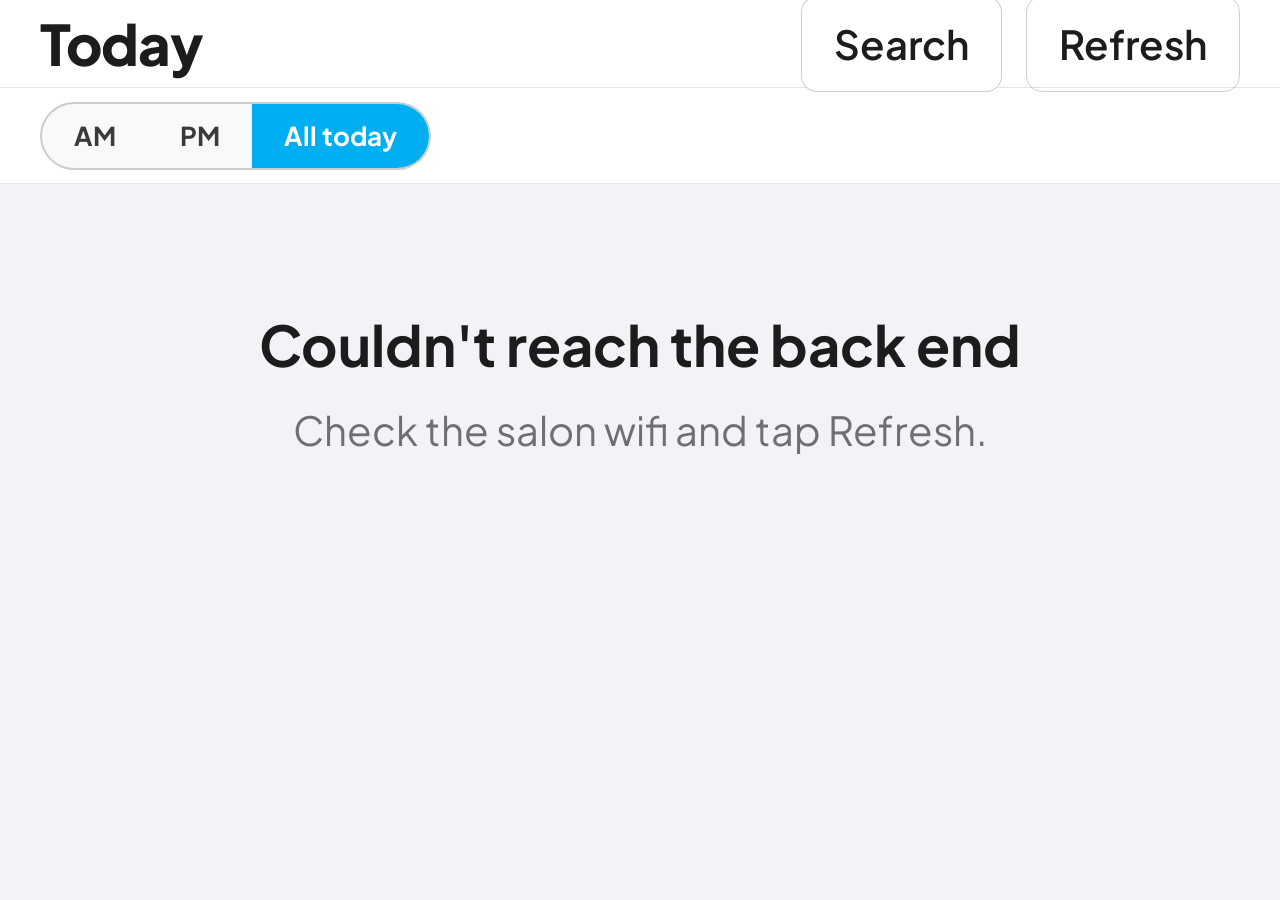
<file: index.html>
<!DOCTYPE html>
<html lang="en">
<head>
  <meta charset="UTF-8">
  <title>Fairy Tails — Today's grooms</title>
  <meta name="viewport" content="width=1920, initial-scale=1">
  <meta name="theme-color" content="#00AFF1">
  <link rel="icon" href="data:image/svg+xml,%3Csvg xmlns='http://www.w3.org/2000/svg' viewBox='0 0 100 100'%3E%3Ccircle cx='50' cy='50' r='40' fill='%2300AFF1'/%3E%3C/svg%3E">
  <link rel="stylesheet" href="css/tokens.css">
  <link rel="stylesheet" href="css/base.css">
  <link rel="stylesheet" href="css/start.css">
</head>
<body class="start-page">
  <header class="tv-topbar">
    <div class="tv-topbar__title" id="page-title">Today</div>
    <div class="tv-topbar__meta" id="page-meta"></div>
    <button class="tv-btn" id="search-btn" type="button">Search</button>
    <button class="tv-btn tv-btn--ghost" id="refresh-btn" type="button">Refresh</button>
  </header>

  <div class="start-toolbar">
    <div class="start-toolbar__filter" id="session-filter" role="group" aria-label="Filter by session">
      <button type="button" data-filter="am"  aria-pressed="false">AM</button>
      <button type="button" data-filter="pm"  aria-pressed="false">PM</button>
      <button type="button" data-filter="all" aria-pressed="true">All today</button>
    </div>
    <div class="start-toolbar__overflow tv-hidden" id="overflow-note"></div>
  </div>

  <main class="start-main">
    <div class="tv-loading tv-hidden" id="loading">Loading today's bookings…</div>
    <div class="tv-empty tv-hidden" id="empty-state">
      <div class="tv-empty__title">No grooms today</div>
      <div class="tv-empty__body">Open Search to look up any breed in the knowledge base.</div>
    </div>
    <div class="breed-grid" id="breed-grid" role="list" aria-label="Breeds booked today"></div>
  </main>

  <script type="module" src="js/pages/start.js"></script>
</body>
</html>
</file>
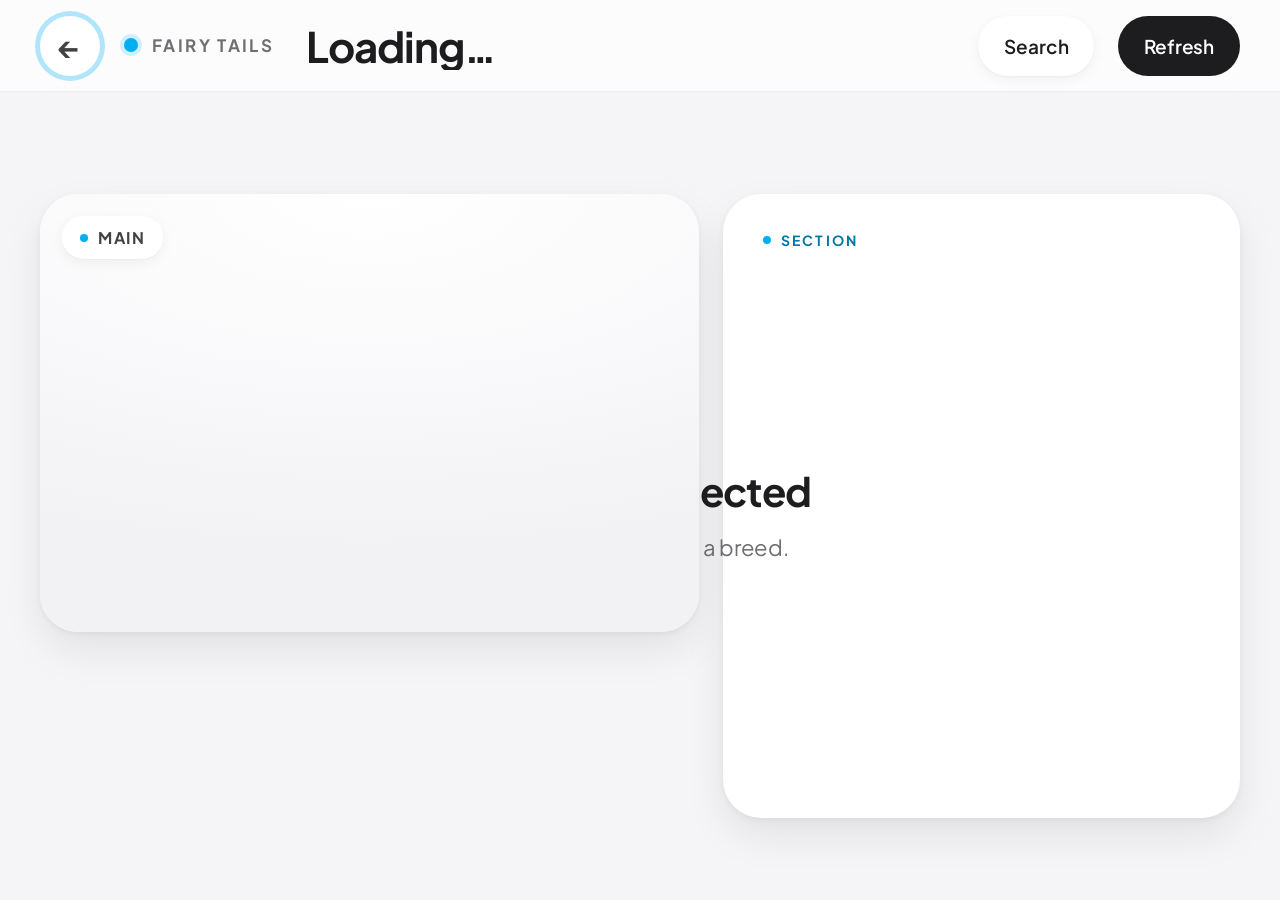
<file: breed.html>
<!DOCTYPE html>
<html lang="en">
<head>
  <meta charset="UTF-8">
  <title>Fairy Tails — Breed reference</title>
  <meta name="viewport" content="width=1920, initial-scale=1">
  <meta name="theme-color" content="#00AFF1">
  <link rel="icon" href="data:image/svg+xml,%3Csvg xmlns='http://www.w3.org/2000/svg' viewBox='0 0 100 100'%3E%3Ccircle cx='50' cy='50' r='40' fill='%2300AFF1'/%3E%3C/svg%3E">
  <link rel="preconnect" href="https://fonts.googleapis.com">
  <link rel="preconnect" href="https://fonts.gstatic.com" crossorigin>
  <link href="https://fonts.googleapis.com/css2?family=Plus+Jakarta+Sans:wght@400;500;600;700;800&family=JetBrains+Mono:wght@600;700&display=swap" rel="stylesheet">
  <link rel="stylesheet" href="css/tokens.css">
  <link rel="stylesheet" href="css/base.css">
  <link rel="stylesheet" href="css/breed.css">
</head>
<body class="breed-page">
  <div class="page" id="page">

    <!-- Topbar -->
    <header class="topbar">
      <button class="icon-btn" id="back-btn" type="button" aria-label="Back to today's bookings">←</button>
      <div class="brand-mark" aria-hidden="true">
        <span class="brand-dot"></span>
        <span class="brand-name">Fairy Tails</span>
      </div>
      <div class="title-block">
        <h1 class="title" id="breed-title">Loading…</h1>
        <span class="title-meta" id="title-meta"></span>
      </div>
      <div class="segmented hidden" id="groom-toggle" role="group" aria-label="Groom type"></div>
      <button class="pill-btn pill-btn--ghost" id="search-btn" type="button">Search</button>
      <button class="pill-btn" id="refresh-btn" type="button">Refresh</button>
    </header>

    <!-- Section pager -->
    <nav class="pager" id="pager" role="tablist" aria-label="Section"></nav>

    <!-- Stage -->
    <main class="stage">
      <div class="tv-loading hidden" id="loading">Loading breed pack…</div>
      <div class="tv-empty hidden" id="empty-state">
        <div class="tv-empty__title"></div>
        <div class="tv-empty__body"></div>
      </div>

      <div class="imgcol" id="imgcol">
        <div class="main-img" id="main-img">
          <div class="main-img__chip" id="main-img-chip">
            <span class="dot"></span>
            <span id="main-img-chip-label">Main</span>
          </div>
          <div class="main-img__inner" id="main-img-inner"></div>
        </div>
        <div class="strip" id="strip" role="listbox" aria-label="Image set"></div>
      </div>

      <aside class="textpane" id="textpane">
        <div class="textpane__eyebrow"><span class="dot"></span><span id="text-eyebrow">Section</span></div>
        <div class="textpane__name" id="text-name"></div>
        <div class="blades" id="blades"></div>
        <div class="textpane__body" id="text-body"></div>
      </aside>
    </main>

    <!-- Warning strip -->
    <footer class="warn hidden" id="warn">
      <span class="warn__tag"><span class="dot"></span>Important</span>
      <span class="warn__body" id="warn-body"></span>
    </footer>
  </div>

  <script type="module" src="js/pages/breed.js"></script>
</body>
</html>
</file>
<file: css/tokens.css>
/* Fairy Tails TV display — Design tokens
 *
 * Mirrors the admin's sky-blue palette + Plus Jakarta Sans, but every
 * size is scaled for the salon's Hisense 40" 40E4QTUK (1920×1080 FHD,
 * Vidaa browser). Viewing distance ranges from up-close (groomer reading
 * the working screen) to across-the-salon (glancing at the start-screen
 * breed buttons), so type and hit targets are biased toward the larger
 * end of the TV-app convention.
 */
:root {
  /* Brand */
  --color-brand:        #00AFF1;
  --color-brand-dark:   #0090C8;
  --color-brand-deep:   #006A94;
  --color-brand-soft:   #E6F7FE;

  /* Ink */
  --color-ink:          #1C1C1E;
  --color-ink-2:        #3A3A3C;
  --color-secondary:    #6E6E73;
  --color-tertiary:     #9A9AA0;

  /* Surfaces */
  --color-bg:           #F2F2F7;
  --color-surface:      #FFFFFF;
  --color-surface-2:    #F8F9FB;

  /* Lines */
  --color-border:       rgba(60,60,67,.14);
  --color-border-strong:rgba(60,60,67,.24);

  /* Status */
  --color-success:      #34C759;
  --color-warning:      #FF9500;
  --color-error:        #FF3B30;

  /* Status surfaces */
  --bg-success:         #E0F7E6;
  --fg-success:         #14692C;
  --bg-warning:         #FFF1E0;
  --fg-warning:         #8A3D0C;
  --bg-info:            #E6F7FE;
  --fg-info:            #006A94;
  --bg-neutral:         #F1F4F7;
  --fg-neutral:         #4F5F6E;

  /* Type — TV scale.
   * Body: 28 px (legible at 1-2 m).
   * Headings/buttons: 36-64 px (readable from 3-4 m).
   * Hero numerals: 80 px for blade-number chips.
   */
  --font-sans: 'Plus Jakarta Sans', -apple-system, BlinkMacSystemFont,
               "Segoe UI", system-ui, sans-serif;
  --font-mono: ui-monospace, "Cascadia Code", "Roboto Mono",
               Menlo, Consolas, monospace;
  --font-size-sm:    20px;  /* secondary metadata */
  --font-size-base:  28px;  /* body text */
  --font-size-md:    32px;  /* section body emphasis */
  --font-size-lg:    40px;  /* section names, breed list rows */
  --font-size-xl:    48px;  /* card titles, breed buttons */
  --font-size-2xl:   56px;  /* page title, breed working header */
  --font-size-3xl:   64px;  /* breed name on working screen */
  --font-size-blade: 38px;  /* blade-number pill inner text */

  --line-height-tight:  1.18;
  --line-height-normal: 1.45;
  --line-height-relaxed:1.55;

  /* Spacing — 8 px grid (TV-friendly). */
  --space-1: 8px;
  --space-2: 16px;
  --space-3: 24px;
  --space-4: 32px;
  --space-5: 48px;
  --space-6: 64px;
  --space-7: 96px;

  /* Radii */
  --radius-sm:  10px;
  --radius-md:  16px;
  --radius-lg:  24px;
  --radius-xl:  32px;

  /* Shadows */
  --shadow-sm: 0 2px 6px rgba(0,0,0,.06);
  --shadow-md: 0 4px 16px rgba(0,0,0,.10);
  --shadow-lg: 0 12px 36px rgba(0,0,0,.16);

  /* Focus — high-contrast, thicker for TV viewing distance. */
  --focus-ring-width: 6px;
  --focus-ring: 0 0 0 var(--focus-ring-width) rgba(0,175,241,.95);

  /* Hit targets */
  --hit-min-height: 96px;
  --hit-min-width:  96px;

  /* Layout — assume 1920×1080 baseline; never narrower than 1280. */
  --content-max-width: 1840px;
  --gutter:            40px;
}
</file>
<file: css/base.css>
/* Base reset + page chrome.
 * Designed for 1920×1080 Vidaa browser. Avoids :has(), subgrid, container
 * queries — vanilla flexbox + grid only.
 */
@import url("https://fonts.googleapis.com/css2?family=Plus+Jakarta+Sans:wght@400;500;600;700;800&display=swap");

*, *::before, *::after { box-sizing: border-box; }

html {
  font-size: 16px; /* anchor for rem if used; we mostly use px directly */
}

body {
  margin: 0;
  font-family: var(--font-sans);
  font-size: var(--font-size-base);
  line-height: var(--line-height-normal);
  color: var(--color-ink);
  background: var(--color-bg);
  -webkit-font-smoothing: antialiased;
  -moz-osx-font-smoothing: grayscale;
  min-height: 100vh;
  overflow-x: hidden;
}

/* Viewport sanity for 1080p TV */
img { display: block; max-width: 100%; height: auto; }

/* Focus styles — visible at TV viewing distance */
:focus { outline: none; }
:focus-visible {
  outline: var(--focus-ring-width) solid var(--color-brand);
  outline-offset: 4px;
  box-shadow: var(--shadow-md);
}

/* All interactive elements get the same focus treatment by default */
a:focus-visible,
button:focus-visible,
[role="button"]:focus-visible,
[tabindex]:focus-visible {
  outline: var(--focus-ring-width) solid var(--color-brand);
  outline-offset: 4px;
}

button {
  font-family: inherit;
  font-size: inherit;
  cursor: pointer;
  border: none;
  background: none;
  color: inherit;
}

a { color: var(--color-brand-dark); text-decoration: none; }
a:hover { text-decoration: underline; }

h1, h2, h3, h4 { margin: 0; line-height: var(--line-height-tight); font-weight: 700; }
p  { margin: 0; }
ul, ol { margin: 0; padding-left: var(--space-3); }

/* Topbar (shared between start and breed pages) */
.tv-topbar {
  display: flex;
  align-items: center;
  gap: var(--space-3);
  padding: var(--space-3) var(--gutter);
  background: var(--color-surface);
  border-bottom: 1px solid var(--color-border);
  position: sticky;
  top: 0;
  z-index: 10;
}
.tv-topbar__title {
  font-size: var(--font-size-2xl);
  font-weight: 800;
  letter-spacing: -0.02em;
  flex: 1 1 auto;
}
.tv-topbar__meta {
  font-size: var(--font-size-sm);
  color: var(--color-secondary);
  font-variant-numeric: tabular-nums;
}

/* Buttons */
.tv-btn {
  display: inline-flex;
  align-items: center;
  justify-content: center;
  gap: var(--space-2);
  min-height: var(--hit-min-height);
  min-width: var(--hit-min-width);
  padding: 0 var(--space-4);
  font-size: var(--font-size-lg);
  font-weight: 600;
  border-radius: var(--radius-md);
  background: var(--color-surface);
  color: var(--color-ink);
  border: 1px solid var(--color-border-strong);
  transition: transform .12s ease, box-shadow .12s ease, background .12s ease;
}
.tv-btn:hover { background: var(--color-surface-2); }
.tv-btn:active { transform: translateY(1px); }
.tv-btn--primary {
  background: var(--color-brand);
  color: #fff;
  border-color: var(--color-brand-dark);
}
.tv-btn--primary:hover { background: var(--color-brand-dark); }

.tv-btn--ghost { background: transparent; }

.tv-btn--icon {
  width: var(--hit-min-width);
  padding: 0;
}

/* Pills (for status, blade chips, role labels) */
.tv-pill {
  display: inline-flex;
  align-items: center;
  padding: var(--space-1) var(--space-3);
  font-size: var(--font-size-base);
  font-weight: 600;
  border-radius: 999px;
  background: var(--bg-neutral);
  color: var(--fg-neutral);
}
.tv-pill--success { background: var(--bg-success); color: var(--fg-success); }
.tv-pill--info    { background: var(--bg-info);    color: var(--fg-info); }
.tv-pill--warning { background: var(--bg-warning); color: var(--fg-warning); }
.tv-pill--brand   { background: var(--color-brand-soft); color: var(--color-brand-deep); }

/* Page main area */
.tv-main {
  padding: var(--space-4) var(--gutter);
  max-width: var(--content-max-width);
  margin: 0 auto;
}

/* Empty / loading states */
.tv-empty {
  text-align: center;
  padding: var(--space-7) var(--gutter);
  color: var(--color-secondary);
}
.tv-empty__title { font-size: var(--font-size-2xl); font-weight: 700; color: var(--color-ink); margin-bottom: var(--space-2); }
.tv-empty__body  { font-size: var(--font-size-lg); }

.tv-loading { padding: var(--space-5); text-align: center; color: var(--color-secondary); font-size: var(--font-size-lg); }

/* Modal (search) */
.tv-modal-backdrop {
  position: fixed;
  inset: 0;
  background: rgba(0,0,0,.55);
  display: flex;
  align-items: flex-start;
  justify-content: center;
  padding-top: 120px;
  z-index: 100;
}
.tv-modal {
  width: 1200px;
  max-width: calc(100vw - var(--gutter) * 2);
  background: var(--color-surface);
  border-radius: var(--radius-xl);
  box-shadow: var(--shadow-lg);
  padding: var(--space-5);
  display: flex;
  flex-direction: column;
  gap: var(--space-3);
}
.tv-modal__title { font-size: var(--font-size-2xl); font-weight: 800; }
.tv-modal__input {
  width: 100%;
  font-size: var(--font-size-xl);
  padding: var(--space-3) var(--space-4);
  border: 2px solid var(--color-border-strong);
  border-radius: var(--radius-md);
  font-family: inherit;
  background: var(--color-surface-2);
}
.tv-modal__input:focus-visible {
  outline: var(--focus-ring-width) solid var(--color-brand);
  outline-offset: 0;
  border-color: var(--color-brand);
}
.tv-modal__results {
  display: flex;
  flex-direction: column;
  gap: var(--space-1);
  max-height: 600px;
  overflow-y: auto;
}
.tv-modal__row {
  text-align: left;
  padding: var(--space-3);
  border-radius: var(--radius-md);
  font-size: var(--font-size-lg);
  background: var(--color-surface-2);
}
.tv-modal__row:hover { background: var(--color-brand-soft); }
.tv-modal__row[aria-selected="true"] { background: var(--color-brand-soft); }
.tv-modal__row__sub { display: block; font-size: var(--font-size-sm); color: var(--color-secondary); margin-top: 4px; }

.tv-modal__close { align-self: flex-end; }

/* Hidden but kept in DOM (for screen readers + JS state) */
.tv-hidden { display: none !important; }
</file>
<file: css/start.css>
/* Start screen — today's bookings as breed buttons.
 *
 * Hard constraint: fits one 1920×1080 viewport, never scrolls. The
 * salon does ~5-10 grooms a day; the grid shows up to nine cards in a
 * 3×3 arrangement. If a particular session has more than nine, the
 * extras surface via Search rather than scrolling the page.
 */

html, body { height: 100%; }
body.start-page { overflow: hidden; }

.start-page {
  height: 100vh;
  display: grid;
  grid-template-rows: 88px 96px 1fr;
  grid-template-areas:
    "topbar"
    "toolbar"
    "main";
  background: var(--color-bg);
}

/* Topbar (overrides shared .tv-topbar so it sits exactly on the grid track) */
.start-page .tv-topbar {
  grid-area: topbar;
  padding: 0 var(--gutter);
}

.start-toolbar {
  grid-area: toolbar;
  display: flex;
  align-items: center;
  gap: var(--space-3);
  padding: 0 var(--gutter);
  background: var(--color-surface);
  border-bottom: 1px solid var(--color-border);
}
.start-toolbar__filter {
  display: inline-flex;
  border: 2px solid var(--color-border-strong);
  border-radius: 999px;
  background: var(--color-surface-2);
  overflow: hidden;
}
.start-toolbar__filter button {
  padding: 0 var(--space-4);
  font-size: 26px;
  font-weight: 700;
  color: var(--color-ink-2);
  border-radius: 0;
  background: transparent;
  min-height: 64px;
}
.start-toolbar__filter button[aria-pressed="true"] {
  background: var(--color-brand);
  color: #fff;
}
.start-toolbar__overflow {
  margin-left: auto;
  font-size: 22px;
  font-weight: 600;
  color: var(--color-secondary);
}

/* Main area — fixed-height grid, no scroll. */
.start-main {
  grid-area: main;
  padding: var(--space-3) var(--gutter);
  min-height: 0;
  overflow: hidden;
  display: flex;
  flex-direction: column;
}

/* Breed grid — 3 cols × up to 3 rows, fills the available track height. */
.breed-grid {
  display: grid;
  grid-template-columns: repeat(3, 1fr);
  grid-auto-rows: 1fr;
  gap: var(--space-3);
  flex: 1 1 auto;
  min-height: 0;
}

.breed-card {
  display: grid;
  grid-template-columns: 1fr auto;
  align-items: center;
  gap: var(--space-3);
  text-align: left;
  background: var(--color-surface);
  border: 2px solid var(--color-border);
  border-radius: var(--radius-lg);
  padding: var(--space-4);
  min-height: 0;
  transition: transform .12s ease, box-shadow .12s ease, border-color .12s ease;
  overflow: hidden;
}
.breed-card:hover {
  border-color: var(--color-brand);
  box-shadow: var(--shadow-md);
}
.breed-card:focus-visible {
  outline: var(--focus-ring-width) solid var(--color-brand);
  outline-offset: 4px;
  border-color: var(--color-brand);
}
.breed-card[disabled] {
  opacity: 0.65;
  cursor: not-allowed;
}

.breed-card__main {
  display: flex;
  flex-direction: column;
  gap: var(--space-1);
  min-width: 0;
  overflow: hidden;
}
.breed-card__name {
  font-size: 44px;
  font-weight: 800;
  letter-spacing: -0.01em;
  color: var(--color-ink);
  line-height: var(--line-height-tight);
  white-space: nowrap;
  overflow: hidden;
  text-overflow: ellipsis;
}
.breed-card__time {
  font-size: 26px;
  color: var(--color-secondary);
  font-variant-numeric: tabular-nums;
}
.breed-card__raw {
  font-size: 22px;
  color: var(--color-tertiary);
  font-style: italic;
  white-space: nowrap;
  overflow: hidden;
  text-overflow: ellipsis;
}
.breed-card__status { align-self: flex-start; }

/* Suggestions sheet for unmatched bookings — kept compact so cards
 * don't blow past their grid track. */
.tv-suggestions {
  display: flex;
  flex-wrap: wrap;
  gap: var(--space-1);
  margin-top: var(--space-2);
}
.tv-suggestions__row {
  text-align: left;
  padding: 6px var(--space-2);
  border-radius: var(--radius-sm);
  background: var(--color-brand-soft);
  color: var(--color-brand-deep);
  font-size: 18px;
  font-weight: 600;
}
</file>
<file: css/breed.css>
/* ────────────────────────────────────────────────────────────
   Fairy Tails — Breed TV redesign
   Target: Hisense 40E4QTUK, 1920×1080, viewing 1–3 m, D-pad nav.
   No vertical scroll. Apple-inspired: soft surfaces, generous
   radii, refined type, single accent (existing brand sky-blue).
   ──────────────────────────────────────────────────────────── */

:root{
  --brand:        #00AFF1;
  --brand-deep:   #0078A8;
  --brand-soft:   rgba(0,175,241,.10);
  --brand-glow:   0 0 0 5px rgba(0,175,241,.30);

  --ink:          #1D1D1F;
  --ink-2:        #424245;
  --ink-3:        #6E6E73;
  --ink-4:        #A1A1A6;

  --bg:           #F5F5F7;       /* Apple soft-white */
  --bg-2:         #ECECEF;
  --surface:      #FFFFFF;
  --surface-2:    #FBFBFD;

  --line:         rgba(0,0,0,.06);
  --line-2:       rgba(0,0,0,.10);

  --warn-bg:      #FFF4E5;
  --warn-fg:      #8A4A00;
  --warn-dot:     #FF9F0A;

  --sans: 'Plus Jakarta Sans', -apple-system, BlinkMacSystemFont, 'SF Pro Text', 'Segoe UI', system-ui, sans-serif;
  --mono: 'JetBrains Mono', ui-monospace, Menlo, Consolas, monospace;

  --shadow-1: 0 1px 2px rgba(0,0,0,.04), 0 4px 14px rgba(0,0,0,.05);
  --shadow-2: 0 2px 6px rgba(0,0,0,.05), 0 18px 40px rgba(0,0,0,.08);
  --shadow-lift: 0 8px 24px rgba(0,0,0,.10), 0 24px 56px rgba(0,0,0,.10);

  --r-sm: 14px;
  --r-md: 22px;
  --r-lg: 30px;
  --r-xl: 38px;
}

*{box-sizing:border-box;margin:0;padding:0}
html,body{height:100%}
body{
  font-family: var(--sans);
  color: var(--ink);
  background: var(--bg);
  -webkit-font-smoothing: antialiased;
  text-rendering: optimizeLegibility;
  overflow: hidden;            /* never scroll */
  letter-spacing: -0.01em;
}
button{font-family: inherit; color: inherit; cursor: pointer; border: 0; background: transparent}

/* ── Page grid ─────────────────────────────────────────────── */
.page{
  height: 100vh;
  display: grid;
  grid-template-rows: 92px 96px 1fr 64px;
  grid-template-areas:
    "topbar"
    "pager"
    "stage"
    "warn";
  gap: 0;
  padding: 0;
}

/* ── Topbar ───────────────────────────────────────────────── */
.topbar{
  grid-area: topbar;
  display: flex; align-items: center;
  gap: 24px;
  padding: 0 40px;
  background: rgba(255,255,255,.72);
  backdrop-filter: saturate(180%) blur(20px);
  -webkit-backdrop-filter: saturate(180%) blur(20px);
  border-bottom: 1px solid var(--line);
}
.icon-btn{
  width: 60px; height: 60px;
  border-radius: 50%;
  background: var(--surface);
  box-shadow: var(--shadow-1);
  display: inline-flex; align-items: center; justify-content: center;
  font-size: 30px; font-weight: 700; color: var(--ink-2);
  transition: transform .15s ease, box-shadow .15s ease, background .15s ease;
}
.icon-btn:hover{ background:#fff; transform: translateY(-1px); box-shadow: var(--shadow-2)}
.icon-btn:focus-visible{ outline: 0; box-shadow: var(--brand-glow)}

.brand-mark{
  display:flex; align-items:center; gap:14px;
  padding-right: 8px;
}
.brand-dot{
  width: 14px; height: 14px; border-radius: 50%;
  background: var(--brand);
  box-shadow: 0 0 0 4px rgba(0,175,241,.18);
}
.brand-name{
  font-size: 17px; font-weight: 700; letter-spacing: .14em;
  text-transform: uppercase; color: var(--ink-3);
}

.title-block{ flex: 1 1 auto; display:flex; align-items: baseline; gap: 18px; min-width: 0}
.title{
  font-size: 42px; font-weight: 700; letter-spacing: -0.025em;
  white-space: nowrap; overflow: hidden; text-overflow: ellipsis;
}
.title-meta{
  font-size: 18px; color: var(--ink-3); font-weight: 500;
  white-space: nowrap;
}

/* Segmented control — pet/show toggle */
.segmented{
  display: inline-flex;
  background: var(--bg-2);
  border-radius: 999px;
  padding: 5px;
  gap: 4px;
}
.segmented button{
  padding: 0 22px; min-height: 50px;
  font-size: 19px; font-weight: 600;
  color: var(--ink-2);
  border-radius: 999px;
  letter-spacing: -0.01em;
  transition: background .18s ease, color .18s ease, box-shadow .18s ease;
}
.segmented button[aria-pressed="true"]{
  background: var(--surface);
  color: var(--ink);
  box-shadow: 0 1px 2px rgba(0,0,0,.04), 0 2px 8px rgba(0,0,0,.06);
}
.segmented button:focus-visible{ outline: 0; box-shadow: var(--brand-glow)}

.pill-btn{
  padding: 0 26px; min-height: 60px;
  border-radius: 999px;
  font-size: 19px; font-weight: 600;
  letter-spacing: -0.01em;
  background: var(--ink);
  color: #fff;
  display: inline-flex; align-items: center; gap: 10px;
  transition: transform .15s ease, opacity .15s ease;
}
.pill-btn--ghost{
  background: var(--surface);
  color: var(--ink);
  box-shadow: var(--shadow-1);
}
.pill-btn:hover{ transform: translateY(-1px); opacity: .94}
.pill-btn:focus-visible{ outline: 0; box-shadow: var(--brand-glow)}

/* ── Section pager ────────────────────────────────────────── */
.pager{
  grid-area: pager;
  display: flex; align-items: center;
  gap: 12px;
  padding: 18px 40px;
  background: transparent;
}
.section-chip{
  flex: 1 1 0;
  height: 60px;
  padding: 0 24px;
  border-radius: 999px;
  background: var(--surface);
  color: var(--ink-2);
  font-size: 22px; font-weight: 600;
  letter-spacing: -0.01em;
  white-space: nowrap; overflow: hidden; text-overflow: ellipsis;
  box-shadow: var(--shadow-1);
  transition: background .18s ease, color .18s ease, transform .15s ease;
  display: inline-flex; align-items: center; justify-content: center; gap: 10px;
}
.section-chip .num{
  font-family: var(--mono);
  font-size: 13px; color: var(--ink-4);
  font-weight: 700;
}
.section-chip:hover{ transform: translateY(-1px)}
.section-chip[aria-selected="true"]{
  background: var(--ink);
  color: #fff;
  box-shadow: 0 4px 12px rgba(0,0,0,.18);
}
.section-chip[aria-selected="true"] .num{ color: rgba(255,255,255,.55) }
.section-chip:focus-visible{ outline: 0; box-shadow: var(--brand-glow)}

/* ── Stage (image + text) ─────────────────────────────────── */
.stage{
  grid-area: stage;
  display: grid;
  grid-template-columns: 56fr 44fr;
  gap: 24px;
  padding: 6px 40px 18px;
  min-height: 0;
  align-items: stretch;
}

/* Image column = main + bottom strip */
.imgcol{
  display: grid;
  grid-template-rows: 1fr 168px;
  gap: 18px;
  min-height: 0; min-width: 0;
}
.main-img{
  position: relative;
  background: var(--surface);
  border-radius: var(--r-xl);
  box-shadow: var(--shadow-2);
  overflow: hidden;
  display: flex; align-items: center; justify-content: center;
  min-height: 0;
}
.main-img__inner{
  position: absolute; inset: 0;
  display: flex; align-items: center; justify-content: center;
  padding: 32px;
  transition: opacity .35s ease;
}
.main-img__inner img{
  max-width: 100%; max-height: 100%;
  width: auto; height: auto;
  object-fit: contain;
  border-radius: var(--r-md);
}
/* Subtle film background for image card so transparent PNGs read */
.main-img::before{
  content:""; position:absolute; inset: 0;
  background:
    radial-gradient(120% 80% at 50% 0%, #FFFFFF 0%, #F8F8FA 60%, #F2F2F5 100%);
  z-index: 0;
}
.main-img__inner{ z-index: 1 }

/* Floating role chip on the main image */
.main-img__chip{
  position: absolute;
  top: 22px; left: 22px;
  z-index: 2;
  display: inline-flex; align-items: center; gap: 10px;
  padding: 10px 18px;
  background: rgba(255,255,255,.86);
  backdrop-filter: blur(14px);
  -webkit-backdrop-filter: blur(14px);
  border-radius: 999px;
  font-size: 16px; font-weight: 700;
  letter-spacing: 0.10em;
  text-transform: uppercase;
  color: var(--ink-2);
  box-shadow: var(--shadow-1);
}
.main-img__chip .dot{
  width: 8px; height: 8px; border-radius: 50%;
  background: var(--brand);
}

/* Bottom strip */
.strip{
  display: grid;
  grid-auto-flow: column;
  grid-auto-columns: 1fr;
  gap: 14px;
  min-height: 0;
}
.thumb{
  position: relative;
  background: var(--surface);
  border-radius: var(--r-md);
  overflow: hidden;
  display: flex; align-items: center; justify-content: center;
  box-shadow: var(--shadow-1);
  transition: transform .2s ease, box-shadow .2s ease;
  min-width: 0;
}
.thumb__bg{
  position:absolute; inset:0;
  background:
    radial-gradient(120% 80% at 50% 0%, #FFFFFF 0%, #F6F6F9 60%, #EFEFF3 100%);
}
.thumb img{
  position: relative; z-index: 1;
  max-width: 88%; max-height: 84%;
  width: auto; height: auto;
  object-fit: contain;
}
.thumb__role{
  position: absolute;
  left: 12px; bottom: 12px;
  z-index: 2;
  font-size: 13px; font-weight: 700;
  letter-spacing: 0.10em;
  text-transform: uppercase;
  color: var(--ink-3);
  background: rgba(255,255,255,.85);
  backdrop-filter: blur(10px);
  padding: 5px 10px;
  border-radius: 8px;
}
.thumb:hover{ transform: translateY(-2px); box-shadow: var(--shadow-2)}
.thumb:focus-visible{ outline: 0; box-shadow: var(--brand-glow)}
.thumb[aria-current="true"]{
  box-shadow:
    0 0 0 3px var(--brand),
    0 8px 24px rgba(0,175,241,.25);
  transform: translateY(-2px);
}
.thumb[aria-current="true"] .thumb__role{
  background: var(--brand);
  color: #fff;
}

/* Text pane */
.textpane{
  background: var(--surface);
  border-radius: var(--r-xl);
  box-shadow: var(--shadow-2);
  padding: 36px 40px 32px;
  display: grid;
  grid-template-rows: auto auto auto 1fr;
  gap: 20px;
  min-height: 0; min-width: 0;
  overflow: hidden;
}
.textpane__eyebrow{
  display: inline-flex; align-items: center; gap: 10px;
  font-size: 14px; font-weight: 700;
  letter-spacing: 0.16em; text-transform: uppercase;
  color: var(--brand-deep);
}
.textpane__eyebrow .dot{
  width: 8px; height: 8px; border-radius: 50%;
  background: var(--brand);
}
.textpane__name{
  font-size: 56px;
  font-weight: 700;
  letter-spacing: -0.03em;
  line-height: 1.05;
  color: var(--ink);
}

/* Blade pills */
.blades{
  display:flex; flex-wrap: wrap; gap: 10px;
  align-items: center;
}
.blades__label{
  font-size: 14px; font-weight: 700; letter-spacing: 0.14em;
  text-transform: uppercase; color: var(--ink-4);
  margin-right: 4px;
}
.blade{
  font-family: var(--mono);
  font-size: 28px; font-weight: 700;
  letter-spacing: -0.01em;
  color: var(--ink);
  background: var(--bg-2);
  padding: 8px 18px;
  border-radius: 14px;
  min-width: 72px;
  display: inline-flex; align-items: center; justify-content: center;
}
.blade--accent{
  background: var(--brand-soft);
  color: var(--brand-deep);
}

.textpane__body{
  font-size: 22px;
  line-height: 1.5;
  color: var(--ink-2);
  white-space: pre-wrap;
  overflow: hidden;
  position: relative;
  letter-spacing: -0.005em;
}
.textpane__body::after{
  content:""; position:absolute; left:0; right:0; bottom:0; height: 32px;
  background: linear-gradient(to bottom, transparent, var(--surface));
  pointer-events: none;
}

/* ── Warning strip ────────────────────────────────────────── */
.warn{
  grid-area: warn;
  display: flex; align-items: center; gap: 16px;
  padding: 0 40px;
  background: var(--warn-bg);
  color: var(--warn-fg);
  border-top: 1px solid rgba(0,0,0,.04);
  font-size: 18px;
  letter-spacing: -0.005em;
}
.warn__tag{
  display: inline-flex; align-items: center; gap: 8px;
  font-size: 13px; font-weight: 800; letter-spacing: 0.14em;
  text-transform: uppercase;
  background: rgba(255,159,10,.20);
  color: var(--warn-fg);
  padding: 6px 12px;
  border-radius: 999px;
  flex: 0 0 auto;
}
.warn__tag .dot{
  width: 8px; height: 8px; border-radius: 50%; background: var(--warn-dot);
}
.warn__body{
  flex: 1 1 auto;
  display: -webkit-box;
  -webkit-line-clamp: 2;
  -webkit-box-orient: vertical;
  overflow: hidden;
  font-weight: 500;
}

/* ── Loading + empty states (overlay the stage) ──────────── */
.tv-loading,
.tv-empty{
  position: absolute; inset: 0;
  display: flex; flex-direction: column;
  align-items: center; justify-content: center;
  text-align: center;
  padding: 40px;
  color: var(--ink-3);
  font-size: 24px;
  letter-spacing: -0.01em;
}
.tv-empty__title{
  font-size: 40px; font-weight: 700;
  letter-spacing: -0.025em; color: var(--ink);
  margin-bottom: 12px;
}
.tv-empty__body{ font-size: 22px; max-width: 720px; line-height: 1.4 }
.stage{ position: relative }

/* ── Helpers ──────────────────────────────────────────────── */
.hidden{ display: none !important }
.breed-page .tv-hidden{ display: none !important }

/* Reduce motion */
@media (prefers-reduced-motion: reduce){
  *{ transition: none !important; animation: none !important }
}
</file>
